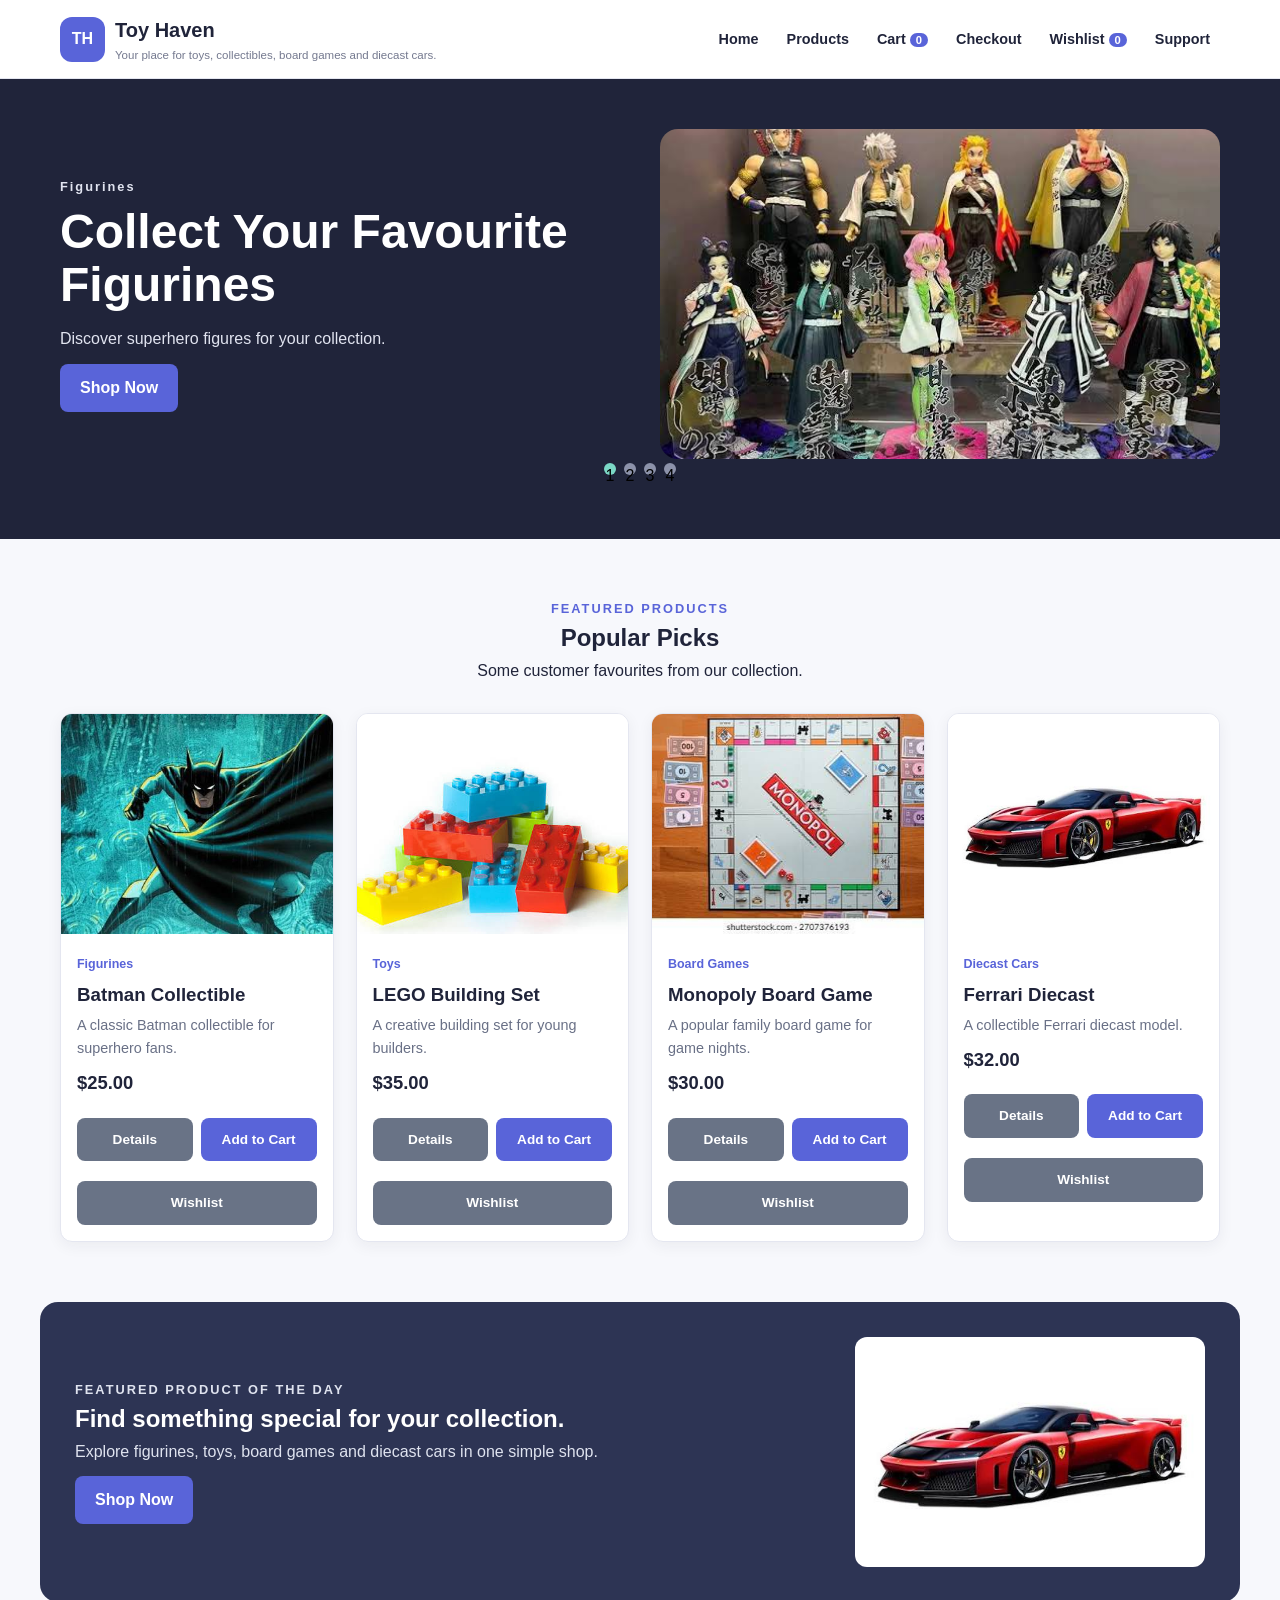
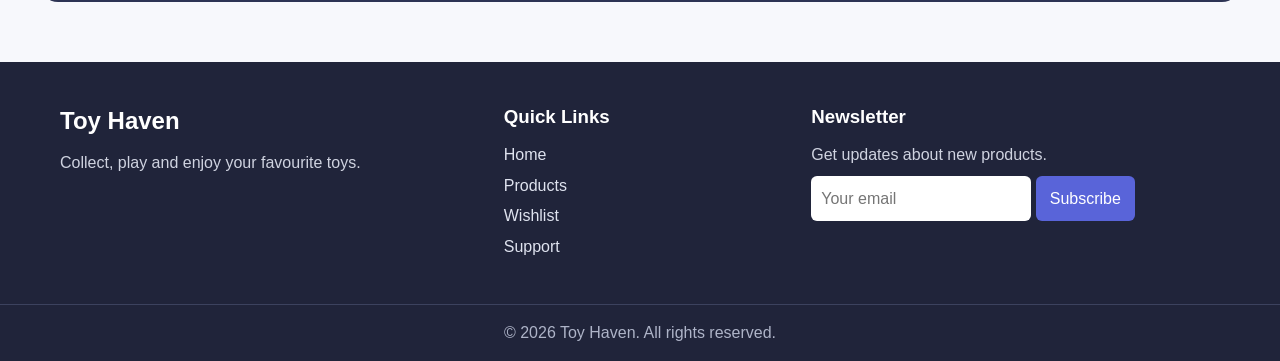
<file: index.html>
<!DOCTYPE html>
<html lang="en">
<head>
    <meta charset="UTF-8">
    <meta name="viewport" content="width=device-width, initial-scale=1.0">
    <meta name="description" content="Toy Haven - toys, collectibles, board games and diecast cars.">
    <meta name="theme-color" content="#ff7a00">
    <title>Home | Toy Haven</title>
    <link rel="icon" type="image/png" href="favicon.png">
    <link rel="manifest" href="manifest.json">
    <link rel="stylesheet" href="style.css">
</head>

<body data-page="home">
    <header class="site-header">
        <div class="header-inner">
            <a class="brand" href="index.html">
                <span class="brand-mark">TH</span>
                <span>
                    <strong>Toy Haven</strong>
                    <small>Your place for toys, collectibles, board games and diecast cars.</small>
                </span>
            </a>
            <button class="menu-button" id="menu-button" aria-label="Open menu">☰</button>
            <nav class="customer-nav" id="customer-nav" aria-label="Customer navigation">
                <a href="index.html">Home</a>
                <a href="products.html">Products</a>
                <a href="cart.html">Cart <span class="nav-count" id="cart-count">0</span></a>
                <a href="checkout.html">Checkout</a>
                <a href="wishlist.html">Wishlist <span class="nav-count" id="wishlist-count">0</span></a>
                <a href="feedback.html">Support</a>
            </nav>
        </div>
    </header>
<main>
    <section class="hero" id="hero-slider">
        <!-- JavaScript changes this promotional banner every few seconds. -->
    </section>

    <section class="page-section">
        <div class="section-heading">
            <p class="eyebrow">FEATURED PRODUCTS</p>
            <h2>Popular Picks</h2>
            <p>Some customer favourites from our collection.</p>
        </div>
        <div class="product-grid" id="featured-products"></div>
    </section>

    <section class="daily-product">
        <div>
            <p class="eyebrow">FEATURED PRODUCT OF THE DAY</p>
            <h2>Find something special for your collection.</h2>
            <p>Explore figurines, toys, board games and diecast cars in one simple shop.</p>
            <a class="button" href="products.html">Shop Now</a>
        </div>
        <img src="images/diecast-ferrari.jpg" alt="Ferrari diecast model">
    </section>
</main>
<footer class="site-footer">
    <div class="footer-inner">
        <div>
            <h2>Toy Haven</h2>
            <p>Collect, play and enjoy your favourite toys.</p>
        </div>
        <div>
            <h3>Quick Links</h3>
            <a href="index.html">Home</a>
            <a href="products.html">Products</a>
            <a href="wishlist.html">Wishlist</a>
            <a href="feedback.html">Support</a>
        </div>
        <div>
            <h3>Newsletter</h3>
            <p>Get updates about new products.</p>
            <form id="newsletter-form">
                <input type="email" id="newsletter-email" placeholder="Your email">
                <button type="submit">Subscribe</button>
            </form>
            <p id="newsletter-message" class="message"></p>
        </div>
    </div>
    <div class="footer-bottom">&copy; 2026 Toy Haven. All rights reserved.</div>
</footer>
<script src="main.js"></script>
</body>
</html>
</file>
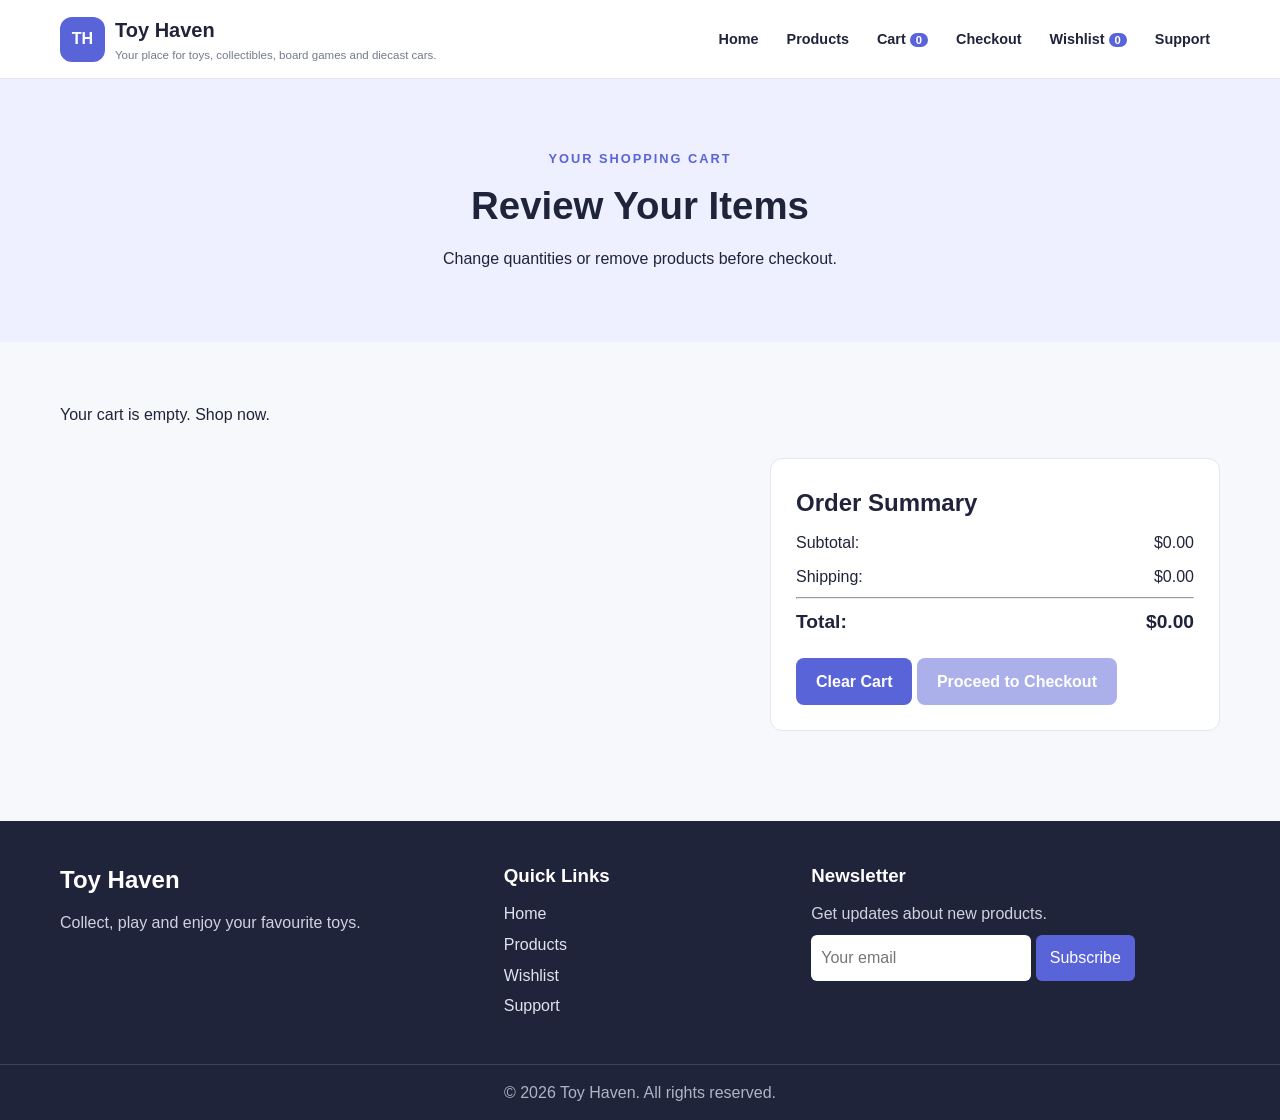
<file: cart.html>
<!DOCTYPE html>
<html lang="en">
<head>
    <meta charset="UTF-8">
    <meta name="viewport" content="width=device-width, initial-scale=1.0">
    <meta name="description" content="Toy Haven - toys, collectibles, board games and diecast cars.">
    <meta name="theme-color" content="#ff7a00">
    <title>Shopping Cart | Toy Haven</title>
    <link rel="icon" type="image/png" href="favicon.png">
    <link rel="manifest" href="manifest.json">
    <link rel="stylesheet" href="style.css">
</head>
<body data-page="cart">
    <header class="site-header">
        <div class="header-inner">
            <a class="brand" href="index.html">
                <span class="brand-mark">TH</span>
                <span>
                    <strong>Toy Haven</strong>
                    <small>Your place for toys, collectibles, board games and diecast cars.</small>
                </span>
            </a>
            <button class="menu-button" id="menu-button" aria-label="Open menu">☰</button>
            <nav class="customer-nav" id="customer-nav" aria-label="Customer navigation">
                <a href="index.html">Home</a>
                <a href="products.html">Products</a>
                <a href="cart.html">Cart <span class="nav-count" id="cart-count">0</span></a>
                <a href="checkout.html">Checkout</a>
                <a href="wishlist.html">Wishlist <span class="nav-count" id="wishlist-count">0</span></a>
                <a href="feedback.html">Support</a>
            </nav>
        </div>
    </header>
<main>
    <section class="page-banner">
        <p class="eyebrow">YOUR SHOPPING CART</p>
        <h1>Review Your Items</h1>
        <p>Change quantities or remove products before checkout.</p>
    </section>

    <section class="page-section">
        <div id="cart-items"></div>
        <div class="cart-summary" id="cart-summary">
            <h2>Order Summary</h2>
            <p>Subtotal: <span id="cart-subtotal">$0.00</span></p>
            <p>Shipping: <span id="cart-shipping">$0.00</span></p>
            <hr>
            <p class="total-line">Total: <span id="cart-total">$0.00</span></p>
            <button class="button" id="clear-cart">Clear Cart</button>
            <a class="button" id="checkout-button" href="checkout.html">Proceed to Checkout</a>
        </div>
    </section>
</main>
<footer class="site-footer">
    <div class="footer-inner">
        <div>
            <h2>Toy Haven</h2>
            <p>Collect, play and enjoy your favourite toys.</p>
        </div>
        <div>
            <h3>Quick Links</h3>
            <a href="index.html">Home</a>
            <a href="products.html">Products</a>
            <a href="wishlist.html">Wishlist</a>
            <a href="feedback.html">Support</a>
        </div>
        <div>
            <h3>Newsletter</h3>
            <p>Get updates about new products.</p>
            <form id="newsletter-form">
                <input type="email" id="newsletter-email" placeholder="Your email">
                <button type="submit">Subscribe</button>
            </form>
            <p id="newsletter-message" class="message"></p>
        </div>
    </div>
    <div class="footer-bottom">&copy; 2026 Toy Haven. All rights reserved.</div>
</footer>
<script src="main.js"></script>
</body>
</html>
</file>
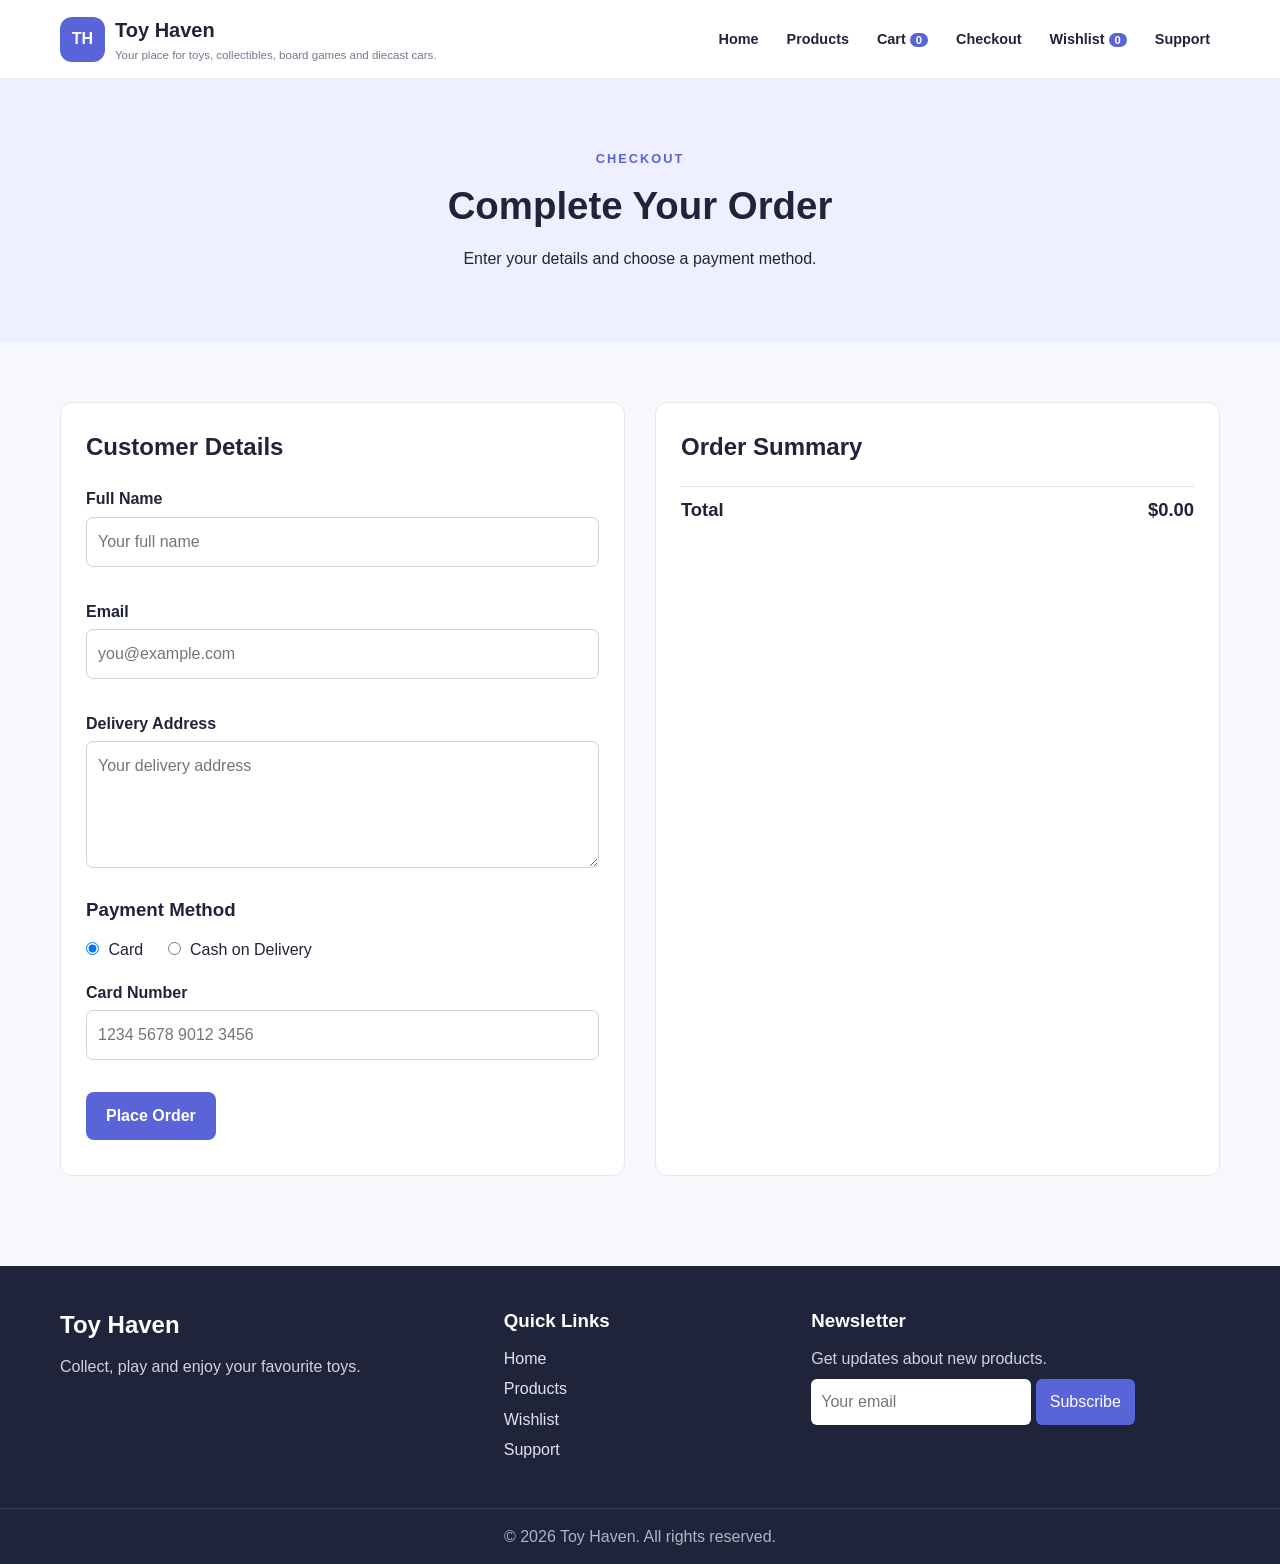
<file: checkout.html>
<!DOCTYPE html>
<html lang="en">
<head>
    <meta charset="UTF-8">
    <meta name="viewport" content="width=device-width, initial-scale=1.0">
    <meta name="description" content="Toy Haven - toys, collectibles, board games and diecast cars.">
    <meta name="theme-color" content="#ff7a00">
    <title>Checkout | Toy Haven</title>
    <link rel="icon" type="image/png" href="favicon.png">
    <link rel="manifest" href="manifest.json">
    <link rel="stylesheet" href="style.css">
</head>
<body data-page="checkout">
    <header class="site-header">
        <div class="header-inner">
            <a class="brand" href="index.html">
                <span class="brand-mark">TH</span>
                <span>
                    <strong>Toy Haven</strong>
                    <small>Your place for toys, collectibles, board games and diecast cars.</small>
                </span>
            </a>
            <button class="menu-button" id="menu-button" aria-label="Open menu">☰</button>
            <nav class="customer-nav" id="customer-nav" aria-label="Customer navigation">
                <a href="index.html">Home</a>
                <a href="products.html">Products</a>
                <a href="cart.html">Cart <span class="nav-count" id="cart-count">0</span></a>
                <a href="checkout.html">Checkout</a>
                <a href="wishlist.html">Wishlist <span class="nav-count" id="wishlist-count">0</span></a>
                <a href="feedback.html">Support</a>
            </nav>
        </div>
    </header>
<main>
    <section class="page-banner">
        <p class="eyebrow">CHECKOUT</p>
        <h1>Complete Your Order</h1>
        <p>Enter your details and choose a payment method.</p>
    </section>

    <section class="page-section checkout-layout">
        <form class="form-card" id="checkout-form">
            <h2>Customer Details</h2>
            <label for="full-name">Full Name</label>
            <input type="text" id="full-name" placeholder="Your full name">
            <p class="error" id="name-error"></p>

            <label for="email">Email</label>
            <input type="email" id="email" placeholder="you@example.com">
            <p class="error" id="email-error"></p>

            <label for="address">Delivery Address</label>
            <textarea id="address" rows="4" placeholder="Your delivery address"></textarea>
            <p class="error" id="address-error"></p>

            <h3>Payment Method</h3>
            <label class="radio-label"><input type="radio" name="payment" value="Card" checked> Card</label>
            <label class="radio-label"><input type="radio" name="payment" value="Cash on Delivery"> Cash on Delivery</label>

            <div id="card-details">
                <label for="card-number">Card Number</label>
                <input type="text" id="card-number" maxlength="19" placeholder="1234 5678 9012 3456">
                <p class="error" id="card-error"></p>
            </div>

            <button class="button" type="submit">Place Order</button>
            <p id="checkout-message" class="success-message"></p>
        </form>

        <div class="form-card">
            <h2>Order Summary</h2>
            <div id="checkout-summary"></div>
        </div>
    </section>
</main>
<footer class="site-footer">
    <div class="footer-inner">
        <div>
            <h2>Toy Haven</h2>
            <p>Collect, play and enjoy your favourite toys.</p>
        </div>
        <div>
            <h3>Quick Links</h3>
            <a href="index.html">Home</a>
            <a href="products.html">Products</a>
            <a href="wishlist.html">Wishlist</a>
            <a href="feedback.html">Support</a>
        </div>
        <div>
            <h3>Newsletter</h3>
            <p>Get updates about new products.</p>
            <form id="newsletter-form">
                <input type="email" id="newsletter-email" placeholder="Your email">
                <button type="submit">Subscribe</button>
            </form>
            <p id="newsletter-message" class="message"></p>
        </div>
    </div>
    <div class="footer-bottom">&copy; 2026 Toy Haven. All rights reserved.</div>
</footer>
<script src="main.js"></script>
</body>
</html>
</file>
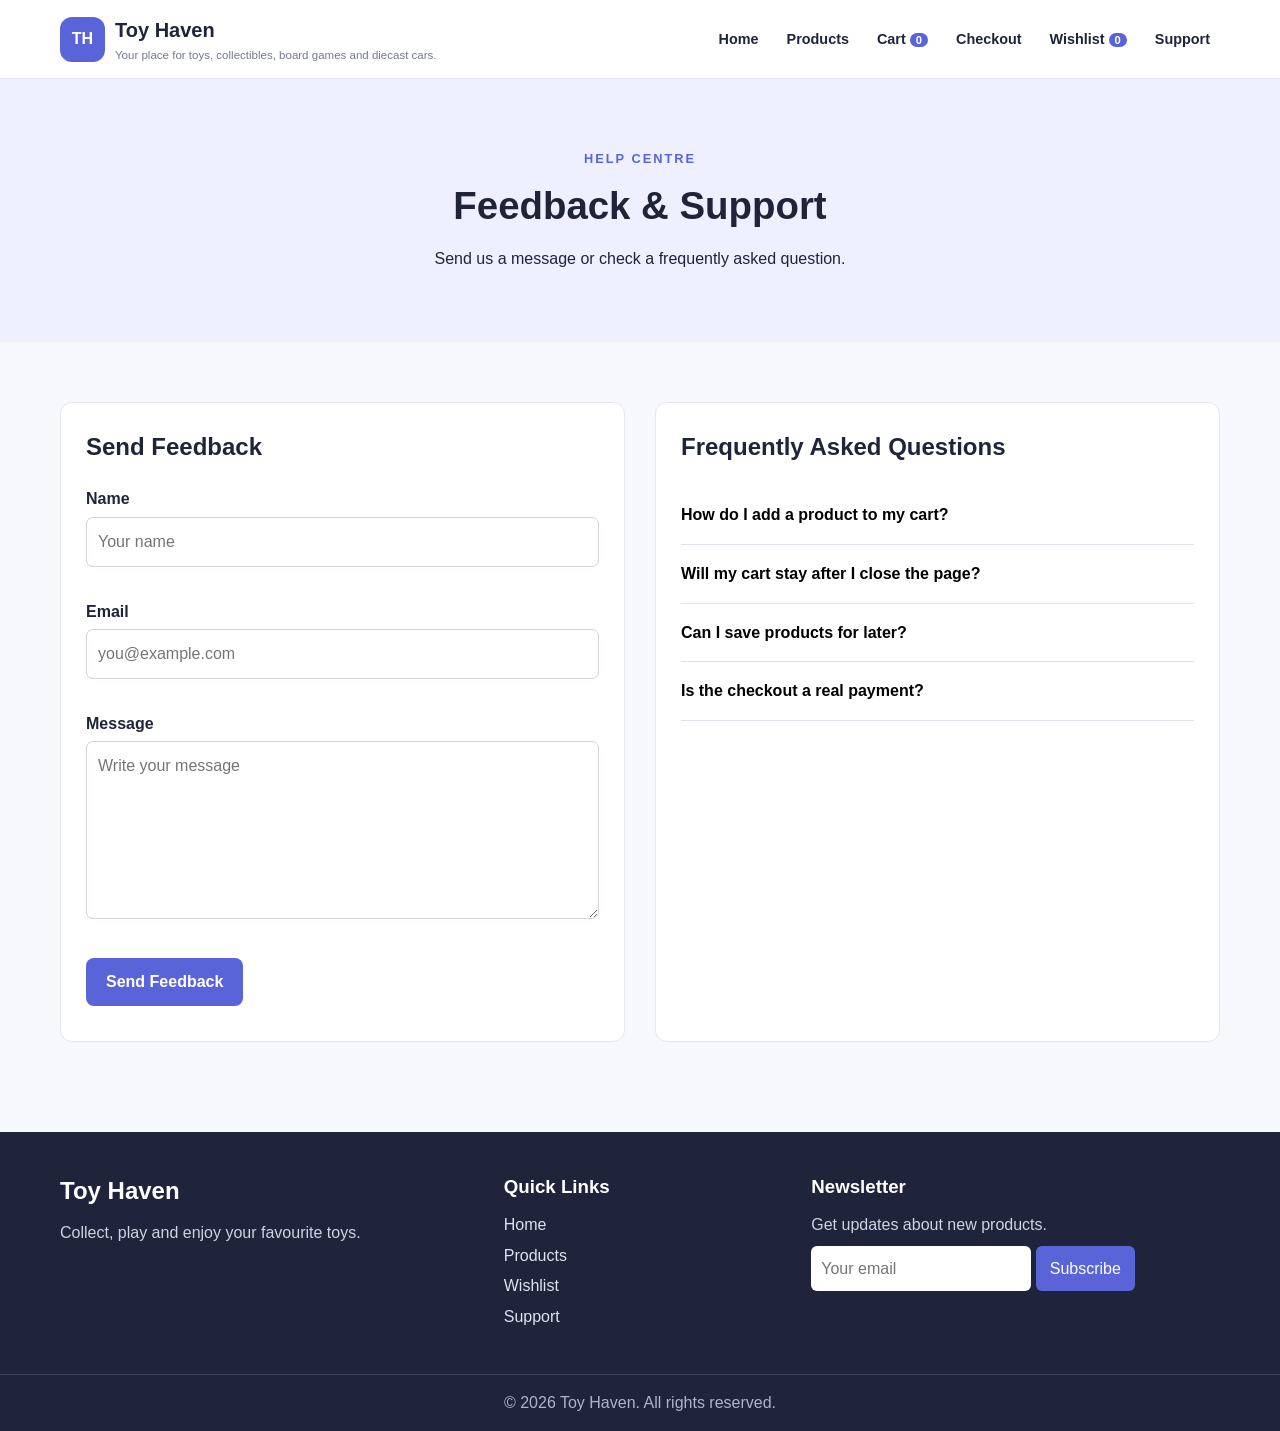
<file: feedback.html>
<!DOCTYPE html>
<html lang="en">
<head>
    <meta charset="UTF-8">
    <meta name="viewport" content="width=device-width, initial-scale=1.0">
    <meta name="description" content="Toy Haven - toys, collectibles, board games and diecast cars.">
    <meta name="theme-color" content="#ff7a00">
    <title>Feedback & Support | Toy Haven</title>
    <link rel="icon" type="image/png" href="favicon.png">
    <link rel="manifest" href="manifest.json">
    <link rel="stylesheet" href="style.css">
</head>
<body data-page="support">
    <header class="site-header">
        <div class="header-inner">
            <a class="brand" href="index.html">
                <span class="brand-mark">TH</span>
                <span>
                    <strong>Toy Haven</strong>
                    <small>Your place for toys, collectibles, board games and diecast cars.</small>
                </span>
            </a>
            <button class="menu-button" id="menu-button" aria-label="Open menu">☰</button>
            <nav class="customer-nav" id="customer-nav" aria-label="Customer navigation">
                <a href="index.html">Home</a>
                <a href="products.html">Products</a>
                <a href="cart.html">Cart <span class="nav-count" id="cart-count">0</span></a>
                <a href="checkout.html">Checkout</a>
                <a href="wishlist.html">Wishlist <span class="nav-count" id="wishlist-count">0</span></a>
                <a href="feedback.html">Support</a>
            </nav>
        </div>
    </header>
<main>
    <section class="page-banner">
        <p class="eyebrow">HELP CENTRE</p>
        <h1>Feedback & Support</h1>
        <p>Send us a message or check a frequently asked question.</p>
    </section>

    <section class="page-section support-layout">
        <form class="form-card" id="feedback-form">
            <h2>Send Feedback</h2>
            <label for="feedback-name">Name</label>
            <input type="text" id="feedback-name" placeholder="Your name">
            <p class="error" id="feedback-name-error"></p>

            <label for="feedback-email">Email</label>
            <input type="email" id="feedback-email" placeholder="you@example.com">
            <p class="error" id="feedback-email-error"></p>

            <label for="feedback-message">Message</label>
            <textarea id="feedback-message" rows="6" placeholder="Write your message"></textarea>
            <p class="error" id="feedback-message-error"></p>

            <button class="button" type="submit">Send Feedback</button>
            <p id="feedback-success" class="success-message"></p>
        </form>

        <div class="faq">
            <h2>Frequently Asked Questions</h2>
            <div class="faq-item">
                <button class="faq-question">How do I add a product to my cart?</button>
                <div class="faq-answer">Open the Products page and click Add to Cart.</div>
            </div>
            <div class="faq-item">
                <button class="faq-question">Will my cart stay after I close the page?</button>
                <div class="faq-answer">Yes. The website stores the cart in your browser localStorage.</div>
            </div>
            <div class="faq-item">
                <button class="faq-question">Can I save products for later?</button>
                <div class="faq-answer">Yes. Click Add to Wishlist on a product.</div>
            </div>
            <div class="faq-item">
                <button class="faq-question">Is the checkout a real payment?</button>
                <div class="faq-answer">No. This is a front-end assignment simulation.</div>
            </div>
        </div>
    </section>
</main>
<footer class="site-footer">
    <div class="footer-inner">
        <div>
            <h2>Toy Haven</h2>
            <p>Collect, play and enjoy your favourite toys.</p>
        </div>
        <div>
            <h3>Quick Links</h3>
            <a href="index.html">Home</a>
            <a href="products.html">Products</a>
            <a href="wishlist.html">Wishlist</a>
            <a href="feedback.html">Support</a>
        </div>
        <div>
            <h3>Newsletter</h3>
            <p>Get updates about new products.</p>
            <form id="newsletter-form">
                <input type="email" id="newsletter-email" placeholder="Your email">
                <button type="submit">Subscribe</button>
            </form>
            <p id="newsletter-message" class="message"></p>
        </div>
    </div>
    <div class="footer-bottom">&copy; 2026 Toy Haven. All rights reserved.</div>
</footer>
<script src="main.js"></script>
</body>
</html>
</file>
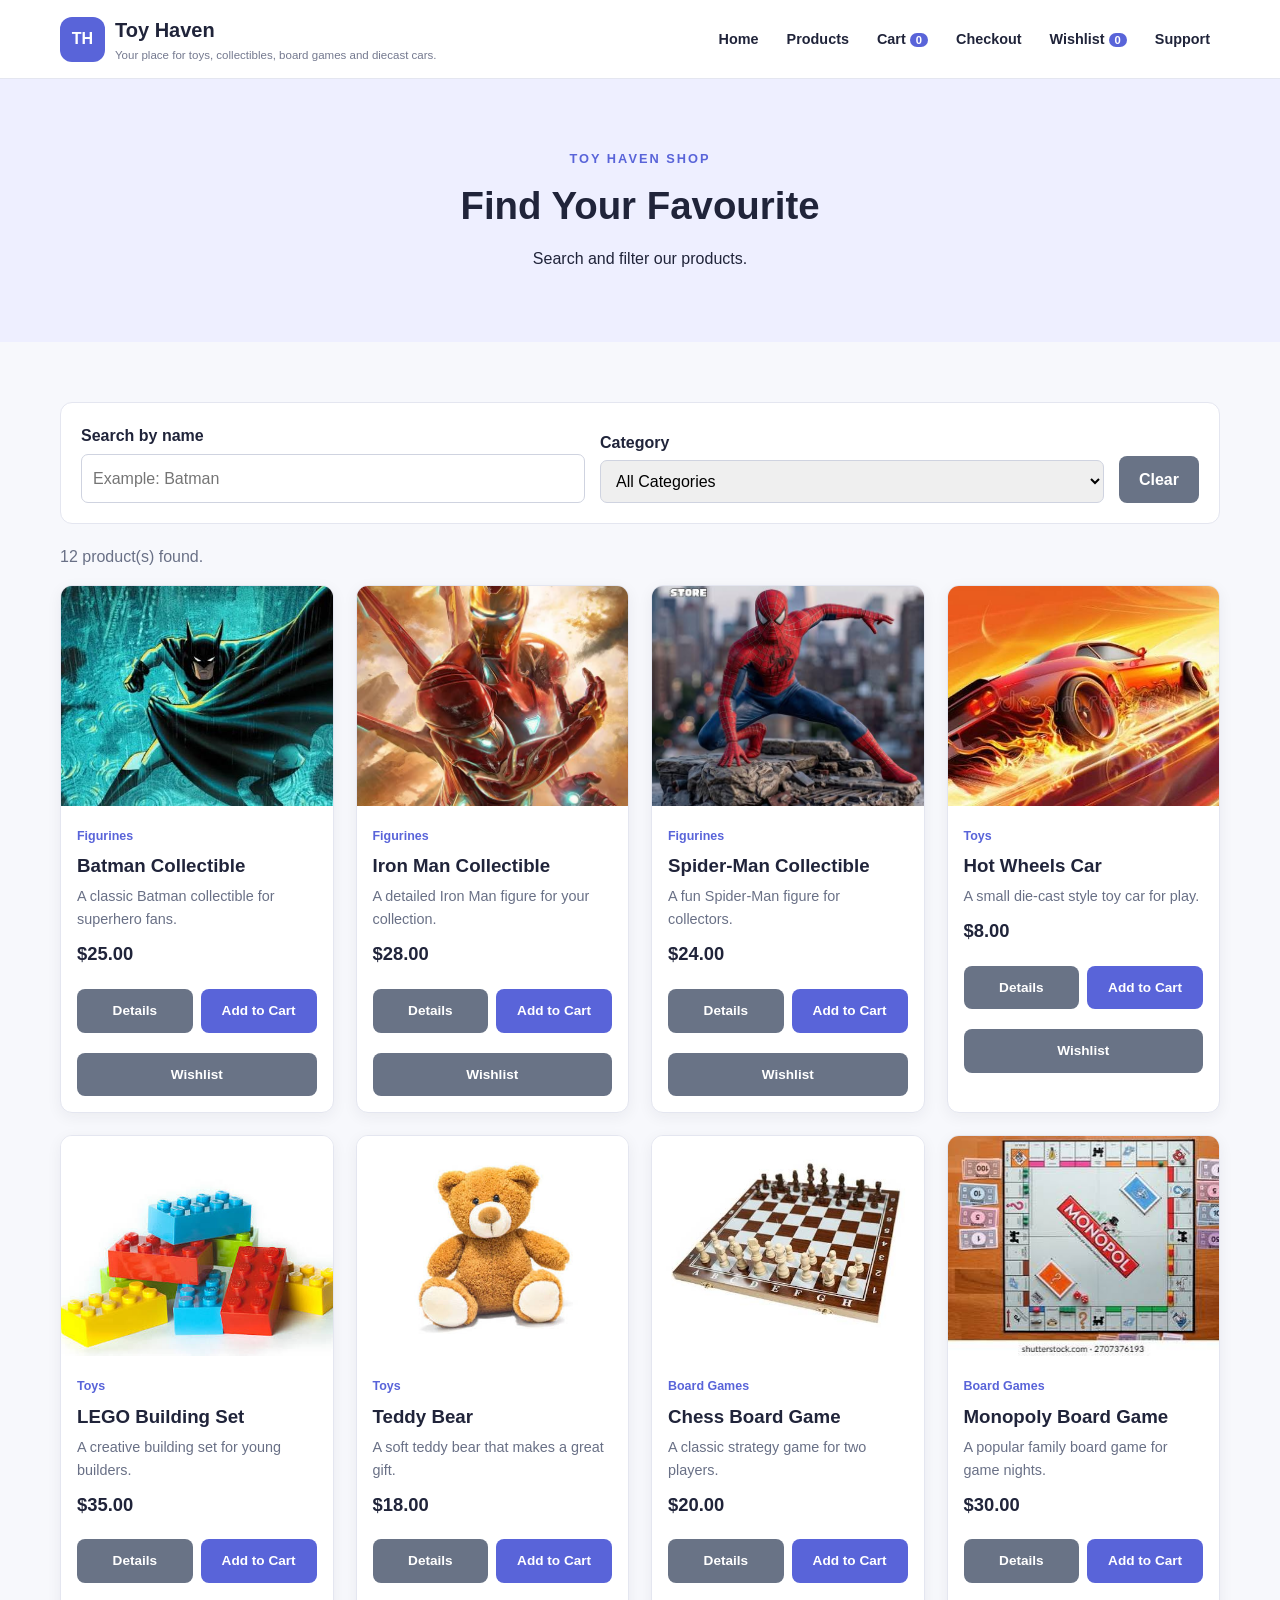
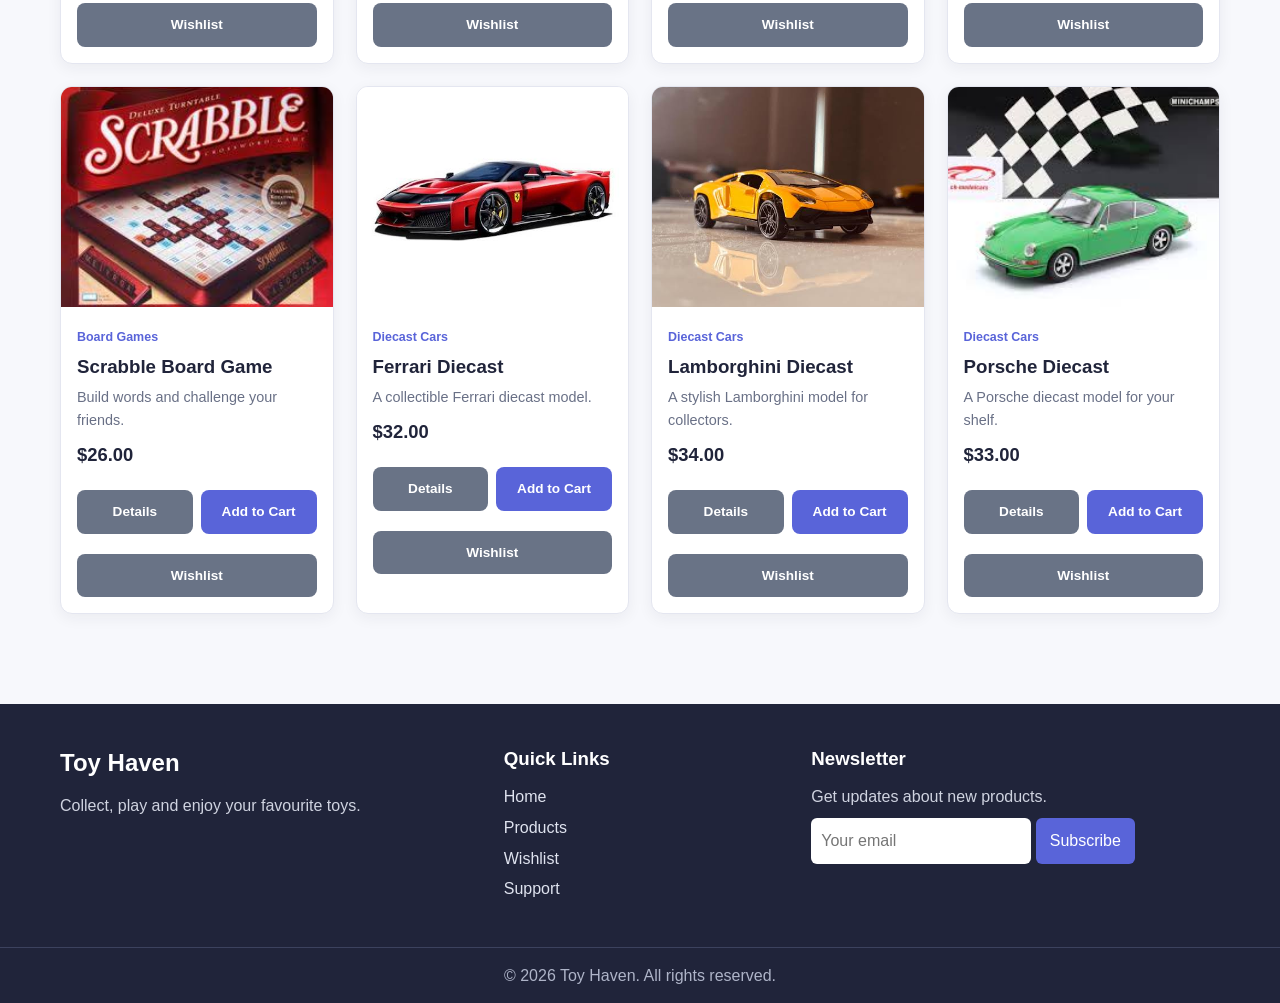
<file: products.html>
<!DOCTYPE html>
<html lang="en">
<head>
    <meta charset="UTF-8">
    <meta name="viewport" content="width=device-width, initial-scale=1.0">
    <meta name="description" content="Toy Haven - toys, collectibles, board games and diecast cars.">
    <meta name="theme-color" content="#ff7a00">
    <title>Products | Toy Haven</title>
    <link rel="icon" type="image/png" href="favicon.png">
    <link rel="manifest" href="manifest.json">
    <link rel="stylesheet" href="style.css">
</head>
<body data-page="products">
    <header class="site-header">
        <div class="header-inner">
            <a class="brand" href="index.html">
                <span class="brand-mark">TH</span>
                <span>
                    <strong>Toy Haven</strong>
                    <small>Your place for toys, collectibles, board games and diecast cars.</small>
                </span>
            </a>
            <button class="menu-button" id="menu-button" aria-label="Open menu">☰</button>
            <nav class="customer-nav" id="customer-nav" aria-label="Customer navigation">
                <a href="index.html">Home</a>
                <a href="products.html">Products</a>
                <a href="cart.html">Cart <span class="nav-count" id="cart-count">0</span></a>
                <a href="checkout.html">Checkout</a>
                <a href="wishlist.html">Wishlist <span class="nav-count" id="wishlist-count">0</span></a>
                <a href="feedback.html">Support</a>
            </nav>
        </div>
    </header>
<main>
    <section class="page-banner">
        <p class="eyebrow">TOY HAVEN SHOP</p>
        <h1>Find Your Favourite</h1>
        <p>Search and filter our products.</p>
    </section>

    <section class="page-section">
        <div class="filters">
            <div>
                <label for="search-box">Search by name</label>
                <input type="text" id="search-box" placeholder="Example: Batman">
            </div>
            <div>
                <label for="category-filter">Category</label>
                <select id="category-filter">
                    <option value="All">All Categories</option>
                    <option value="Figurines">Figurines</option>
                    <option value="Toys">Toys</option>
                    <option value="Board Games">Board Games</option>
                    <option value="Diecast Cars">Diecast Cars</option>
                </select>
            </div>
            <button class="button secondary-button" id="clear-filter">Clear</button>
        </div>
        <p id="product-count" class="result-count"></p>
        <div class="product-grid" id="product-list"></div>
    </section>
</main>
<footer class="site-footer">
    <div class="footer-inner">
        <div>
            <h2>Toy Haven</h2>
            <p>Collect, play and enjoy your favourite toys.</p>
        </div>
        <div>
            <h3>Quick Links</h3>
            <a href="index.html">Home</a>
            <a href="products.html">Products</a>
            <a href="wishlist.html">Wishlist</a>
            <a href="feedback.html">Support</a>
        </div>
        <div>
            <h3>Newsletter</h3>
            <p>Get updates about new products.</p>
            <form id="newsletter-form">
                <input type="email" id="newsletter-email" placeholder="Your email">
                <button type="submit">Subscribe</button>
            </form>
            <p id="newsletter-message" class="message"></p>
        </div>
    </div>
    <div class="footer-bottom">&copy; 2026 Toy Haven. All rights reserved.</div>
</footer>
<script src="main.js"></script>
</body>
</html>
</file>
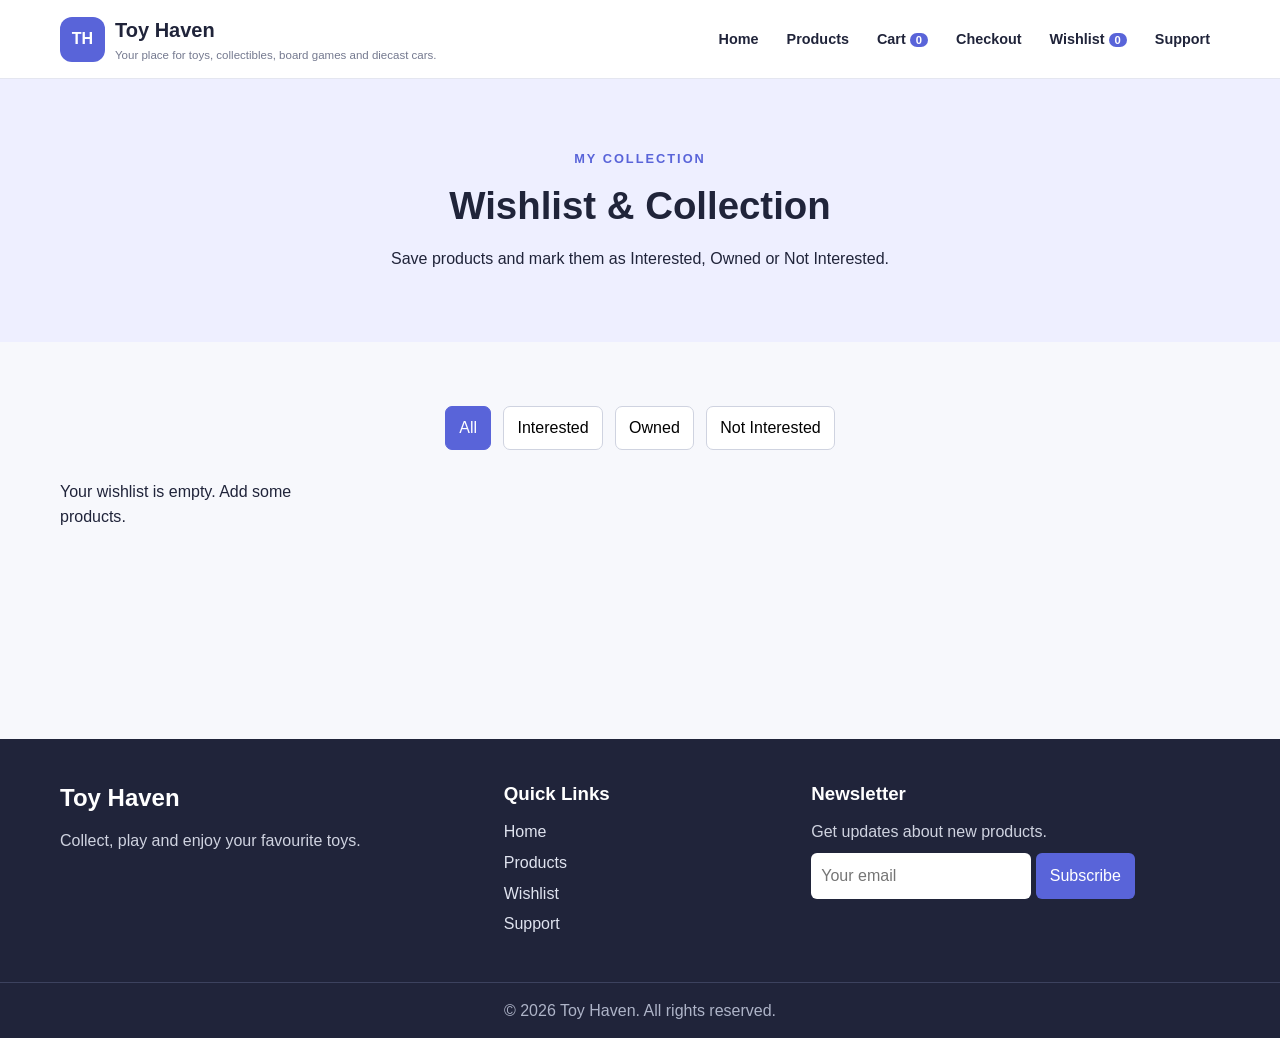
<file: wishlist.html>
<!DOCTYPE html>
<html lang="en">
<head>
    <meta charset="UTF-8">
    <meta name="viewport" content="width=device-width, initial-scale=1.0">
    <meta name="description" content="Toy Haven - toys, collectibles, board games and diecast cars.">
    <meta name="theme-color" content="#ff7a00">
    <title>Wishlist | Toy Haven</title>
    <link rel="icon" type="image/png" href="favicon.png">
    <link rel="manifest" href="manifest.json">
    <link rel="stylesheet" href="style.css">
</head>
<body data-page="wishlist">
    <header class="site-header">
        <div class="header-inner">
            <a class="brand" href="index.html">
                <span class="brand-mark">TH</span>
                <span>
                    <strong>Toy Haven</strong>
                    <small>Your place for toys, collectibles, board games and diecast cars.</small>
                </span>
            </a>
            <button class="menu-button" id="menu-button" aria-label="Open menu">☰</button>
            <nav class="customer-nav" id="customer-nav" aria-label="Customer navigation">
                <a href="index.html">Home</a>
                <a href="products.html">Products</a>
                <a href="cart.html">Cart <span class="nav-count" id="cart-count">0</span></a>
                <a href="checkout.html">Checkout</a>
                <a href="wishlist.html">Wishlist <span class="nav-count" id="wishlist-count">0</span></a>
                <a href="feedback.html">Support</a>
            </nav>
        </div>
    </header>
<main>
    <section class="page-banner">
        <p class="eyebrow">MY COLLECTION</p>
        <h1>Wishlist & Collection</h1>
        <p>Save products and mark them as Interested, Owned or Not Interested.</p>
    </section>

    <section class="page-section">
        <div class="status-filters">
            <button class="status-filter active" data-status="All">All</button>
            <button class="status-filter" data-status="Interested">Interested</button>
            <button class="status-filter" data-status="Owned">Owned</button>
            <button class="status-filter" data-status="Not Interested">Not Interested</button>
        </div>
        <div class="product-grid" id="wishlist-list"></div>
    </section>
</main>
<footer class="site-footer">
    <div class="footer-inner">
        <div>
            <h2>Toy Haven</h2>
            <p>Collect, play and enjoy your favourite toys.</p>
        </div>
        <div>
            <h3>Quick Links</h3>
            <a href="index.html">Home</a>
            <a href="products.html">Products</a>
            <a href="wishlist.html">Wishlist</a>
            <a href="feedback.html">Support</a>
        </div>
        <div>
            <h3>Newsletter</h3>
            <p>Get updates about new products.</p>
            <form id="newsletter-form">
                <input type="email" id="newsletter-email" placeholder="Your email">
                <button type="submit">Subscribe</button>
            </form>
            <p id="newsletter-message" class="message"></p>
        </div>
    </div>
    <div class="footer-bottom">&copy; 2026 Toy Haven. All rights reserved.</div>
</footer>
<script src="main.js"></script>
</body>
</html>
</file>
<file: style.css>
/* =========================================================
   Toy Haven - style.css
   Colors updated only.
   Layout, spacing, sizing and functionality unchanged.
   ========================================================= */

/* ---------- Basic page setup ---------- */
* {
    box-sizing: border-box;
    margin: 0;
    padding: 0;
}

html {
    scroll-behavior: smooth;
}

body {
    font-family: Arial, Helvetica, sans-serif;
    background: #f7f8fc;
    color: #20243a;
    line-height: 1.6;
}

a {
    color: inherit;
    text-decoration: none;
}

img {
    max-width: 100%;
    display: block;
}

button,
input,
select,
textarea {
    font: inherit;
}

/* ---------- Header ---------- */
.site-header {
    background: #ffffff;
    border-bottom: 1px solid #e4e6f0;
    position: sticky;
    top: 0;
    z-index: 1000;
}

.header-inner {
    max-width: 1200px;
    margin: auto;
    padding: 14px 20px;
    display: flex;
    align-items: center;
    justify-content: space-between;
    gap: 20px;
}

.brand {
    display: flex;
    align-items: center;
    gap: 10px;
}

.brand-mark {
    width: 45px;
    height: 45px;
    background: #5964d9;
    color: white;
    border-radius: 12px;
    display: grid;
    place-items: center;
    font-weight: bold;
}

.brand strong {
    display: block;
    font-size: 1.25rem;
}

.brand small {
    display: block;
    color: #74798f;
    font-size: 0.72rem;
    max-width: 330px;
}

.customer-nav {
    display: flex;
    align-items: center;
    gap: 8px;
}

.customer-nav a {
    padding: 8px 10px;
    border-radius: 7px;
    font-weight: bold;
    font-size: 0.9rem;
}

.customer-nav a:hover {
    background: #eeefff;
    color: #5964d9;
}

.nav-count {
    background: #5964d9;
    color: white;
    border-radius: 20px;
    padding: 1px 6px;
    font-size: 0.7rem;
}

.menu-button {
    display: none;
    border: 0;
    background: #5964d9;
    color: white;
    padding: 8px 12px;
    border-radius: 7px;
    cursor: pointer;
}

/* ---------- Common sections ---------- */
main {
    min-height: 70vh;
}

.page-section {
    max-width: 1200px;
    margin: auto;
    padding: 60px 20px;
}

.section-heading {
    text-align: center;
    margin-bottom: 30px;
}

.eyebrow {
    color: #5964d9;
    font-size: 0.8rem;
    font-weight: bold;
    letter-spacing: 2px;
}

.page-banner {
    text-align: center;
    padding: 70px 20px;
    background: #eeefff;
}

.page-banner h1 {
    font-size: 2.4rem;
    margin: 5px 0 10px;
}

/* ---------- Buttons ---------- */
.button {
    display: inline-block;
    border: 0;
    background: #5964d9;
    color: white;
    padding: 11px 20px;
    border-radius: 8px;
    cursor: pointer;
    font-weight: bold;
    margin-top: 12px;
    text-align: center;
}

.button:hover {
    background: #454fc0;
}

.secondary-button {
    background: #697386;
}

.secondary-button:hover {
    background: #4e5668;
}

/* ---------- Home hero ---------- */
.hero {
    min-height: 430px;
    background: #20243a;
    color: white;
    overflow: hidden;
}

.hero-slide {
    max-width: 1200px;
    min-height: 430px;
    margin: auto;
    padding: 40px 20px;
    display: grid;
    grid-template-columns: 1fr 1fr;
    align-items: center;
    gap: 40px;
    animation: fadeIn 0.6s;
}

.hero-slide-text h1 {
    font-size: 3rem;
    line-height: 1.1;
    margin: 8px 0 15px;
}

.hero-slide-text p {
    max-width: 500px;
    color: #e1e4f0;
}

.hero-slide-media {
    height: 330px;
    border-radius: 18px;
    overflow: hidden;
}

.hero-slide-media img {
    width: 100%;
    height: 100%;
    object-fit: cover;
}

.hero-dots {
    position: relative;
    bottom: 50px;
    text-align: center;
}

.hero-dot {
    width: 12px;
    height: 12px;
    border: 0;
    border-radius: 50%;
    background: #8c92aa;
    margin: 4px;
    cursor: pointer;
}

.hero-dot.active {
    background: #7bd8c6;
}

@keyframes fadeIn {
    from { opacity: 0; transform: translateY(8px); }
    to { opacity: 1; transform: translateY(0); }
}

/* ---------- Product cards ---------- */
.product-grid {
    display: grid;
    grid-template-columns: repeat(4, 1fr);
    gap: 22px;
}

.product-card {
    background: #ffffff;
    border: 1px solid #e4e6f0;
    border-radius: 12px;
    overflow: hidden;
    box-shadow: 0 4px 15px rgba(32,36,58,0.06);
    transition: transform 0.2s, box-shadow 0.2s;
}

.product-card:hover {
    transform: translateY(-5px);
    box-shadow: 0 8px 20px rgba(32,36,58,0.1);
}

.product-card img {
    width: 100%;
    height: 220px;
    object-fit: cover;
}

.product-info {
    padding: 16px;
}

.category {
    color: #5964d9;
    font-size: 0.78rem;
    font-weight: bold;
}

.product-info h3 {
    margin: 4px 0;
}

.product-info p {
    color: #697086;
    font-size: 0.9rem;
}

.price {
    display: block;
    margin: 8px 0;
    font-size: 1.15rem;
    font-weight: bold;
    color: #20243a;
}

.product-actions {
    display: flex;
    gap: 8px;
}

.product-actions .button {
    flex: 1;
    font-size: 0.85rem;
}

.wishlist-button {
    background: #697386;
}

.wishlist-button:hover {
    background: #4e5668;
}

/* ---------- Daily product ---------- */
.daily-product {
    max-width: 1200px;
    margin: 0 auto 60px;
    padding: 35px;
    background: #2d3454;
    color: white;
    border-radius: 18px;
    display: grid;
    grid-template-columns: 1fr 350px;
    align-items: center;
    gap: 30px;
}

.daily-product p {
    color: #dfe3ef;
}

.daily-product img {
    height: 230px;
    width: 100%;
    object-fit: cover;
    border-radius: 12px;
}

/* ---------- Filters ---------- */
.filters {
    background: #ffffff;
    border: 1px solid #e4e6f0;
    padding: 20px;
    border-radius: 12px;
    display: flex;
    gap: 15px;
    align-items: end;
    margin-bottom: 20px;
}

.filters div {
    flex: 1;
}

.filters label,
.form-card label {
    display: block;
    font-weight: bold;
    margin-bottom: 5px;
}

.filters input,
.filters select,
.form-card input,
.form-card textarea {
    width: 100%;
    padding: 11px;
    border: 1px solid #cfd3e0;
    border-radius: 7px;
}

.result-count {
    margin-bottom: 15px;
    color: #697086;
}

/* ---------- Cart ---------- */
.cart-row {
    background: #ffffff;
    border: 1px solid #e4e6f0;
    border-radius: 10px;
    padding: 15px;
    margin-bottom: 12px;
    display: grid;
    grid-template-columns: 90px 1fr auto auto auto;
    align-items: center;
    gap: 15px;
}

.cart-row img {
    width: 80px;
    height: 80px;
    object-fit: cover;
    border-radius: 8px;
}

.quantity button {
    border: 1px solid #cfd3e0;
    background: #ffffff;
    padding: 4px 9px;
    cursor: pointer;
}

.remove-button {
    border: 0;
    background: #eeeaff;
    color: #6655b8;
    padding: 7px 10px;
    border-radius: 6px;
    cursor: pointer;
}

.cart-summary {
    max-width: 450px;
    margin: 30px 0 0 auto;
    padding: 25px;
    background: #ffffff;
    border: 1px solid #e4e6f0;
    border-radius: 12px;
}

.cart-summary p {
    display: flex;
    justify-content: space-between;
    margin: 8px 0;
}

.total-line {
    font-size: 1.2rem;
    font-weight: bold;
}

/* ---------- Forms / Checkout ---------- */
.checkout-layout,
.support-layout {
    display: grid;
    grid-template-columns: 1fr 1fr;
    gap: 30px;
}

.form-card,
.faq {
    background: #ffffff;
    border: 1px solid #e4e6f0;
    padding: 25px;
    border-radius: 12px;
}

.form-card h2,
.faq h2 {
    margin-bottom: 20px;
}

.form-card label {
    margin-top: 12px;
}

.radio-label {
    display: inline-block !important;
    margin-right: 20px;
    font-weight: normal !important;
}

.radio-label input {
    width: auto;
    margin-right: 5px;
}

.error {
    color: #c34d65;
    font-size: 0.85rem;
    min-height: 20px;
}

.success-message,
.message {
    color: #2d8a78;
    font-weight: bold;
    margin-top: 10px;
}

.order-item,
.order-total {
    display: flex;
    justify-content: space-between;
    padding: 8px 0;
}

.order-total {
    border-top: 1px solid #dfe2eb;
    margin-top: 10px;
    font-weight: bold;
    font-size: 1.15rem;
}

/* ---------- Wishlist ---------- */
.status-filters {
    text-align: center;
    margin-bottom: 25px;
}

.status-filter,
.collection-status {
    border: 1px solid #cfd3e0;
    background: #ffffff;
    padding: 8px 13px;
    border-radius: 7px;
    cursor: pointer;
    margin: 4px;
}

.status-filter.active,
.collection-status.active {
    background: #5964d9;
    color: white;
    border-color: #5964d9;
}

/* ---------- FAQ ---------- */
.faq-item {
    border-bottom: 1px solid #dfe2eb;
}

.faq-question {
    width: 100%;
    border: 0;
    background: #ffffff;
    padding: 16px 0;
    text-align: left;
    font-weight: bold;
    cursor: pointer;
}

.faq-answer {
    display: none;
    padding: 0 0 16px;
    color: #697086;
}

.faq-answer.show {
    display: block;
}

/* ---------- Footer ---------- */
.site-footer {
    background: #20243a;
    color: white;
    margin-top: 30px;
}

.footer-inner {
    max-width: 1200px;
    margin: auto;
    padding: 40px 20px;
    display: grid;
    grid-template-columns: 1.5fr 1fr 1.5fr;
    gap: 35px;
}

.footer-inner h2,
.footer-inner h3 {
    margin-bottom: 10px;
}

.footer-inner p {
    color: #cfd3e0;
}

.footer-inner > div:nth-child(2) a {
    display: block;
    color: #dfe3ef;
    margin: 5px 0;
}

.footer-inner input {
    padding: 10px;
    border: 0;
    border-radius: 6px;
    margin-top: 8px;
}

.footer-inner form button {
    padding: 10px 14px;
    border: 0;
    background: #5964d9;
    color: white;
    border-radius: 6px;
    cursor: pointer;
}

.footer-bottom {
    text-align: center;
    border-top: 1px solid #3c425e;
    padding: 15px;
    color: #aeb4c8;
}

/* ---------- Responsive design ---------- */
@media (max-width: 950px) {
    .customer-nav {
        display: none;
        position: absolute;
        top: 74px;
        left: 0;
        width: 100%;
        background: #ffffff;
        flex-direction: column;
        align-items: stretch;
        padding: 10px 20px;
        border-bottom: 1px solid #dfe2eb;
    }

    .customer-nav.show {
        display: flex;
    }

    .menu-button {
        display: block;
    }

    .hero-slide {
        grid-template-columns: 1fr;
        padding-top: 50px;
    }

    .hero-slide-media {
        height: 230px;
    }

    .product-grid {
        grid-template-columns: repeat(2, 1fr);
    }

    .checkout-layout,
    .support-layout {
        grid-template-columns: 1fr;
    }

    .daily-product {
        margin-left: 20px;
        margin-right: 20px;
    }
}

@media (max-width: 600px) {
    .brand small {
        display: none;
    }

    .page-banner h1 {
        font-size: 1.9rem;
    }

    .hero-slide-text h1 {
        font-size: 2.2rem;
    }

    .product-grid {
        grid-template-columns: 1fr;
    }

    .filters {
        flex-direction: column;
        align-items: stretch;
    }

    .daily-product {
        grid-template-columns: 1fr;
    }

    .cart-row {
        grid-template-columns: 70px 1fr;
    }

    .cart-row > *:nth-child(n+3) {
        grid-column: 2;
    }

    .footer-inner {
        grid-template-columns: 1fr;
    }
}


/* ---------- Simple product modal ---------- */
.product-modal {
    position: fixed;
    left: 0;
    top: 0;
    width: 100%;
    height: 100%;
    background: rgba(32,36,58,0.75);
    display: flex;
    justify-content: center;
    align-items: center;
    padding: 20px;
    z-index: 2000;
}

.modal-box {
    background: #ffffff;
    max-width: 500px;
    width: 100%;
    padding: 25px;
    border-radius: 14px;
    position: relative;
}

.modal-box img {
    width: 100%;
    height: 230px;
    object-fit: cover;
    border-radius: 10px;
    margin-bottom: 15px;
}

.modal-close {
    position: absolute;
    right: 15px;
    top: 15px;
    border: 0;
    background: #20243a;
    color: white;
    border-radius: 50%;
    width: 30px;
    height: 30px;
    cursor: pointer;
}

.modal-price {
    display: inline-block;
    margin-top: 12px;
    font-size: 1.2rem;
}

.product-actions {
    flex-wrap: wrap;
}

.product-actions .details-button {
    background: #697386;
}

.product-actions .details-button:hover {
    background: #4e5668;
}

.menu-button {
    transition: transform 0.2s;
}

.menu-button.open {
    transform: rotate(90deg);
}
</file>
